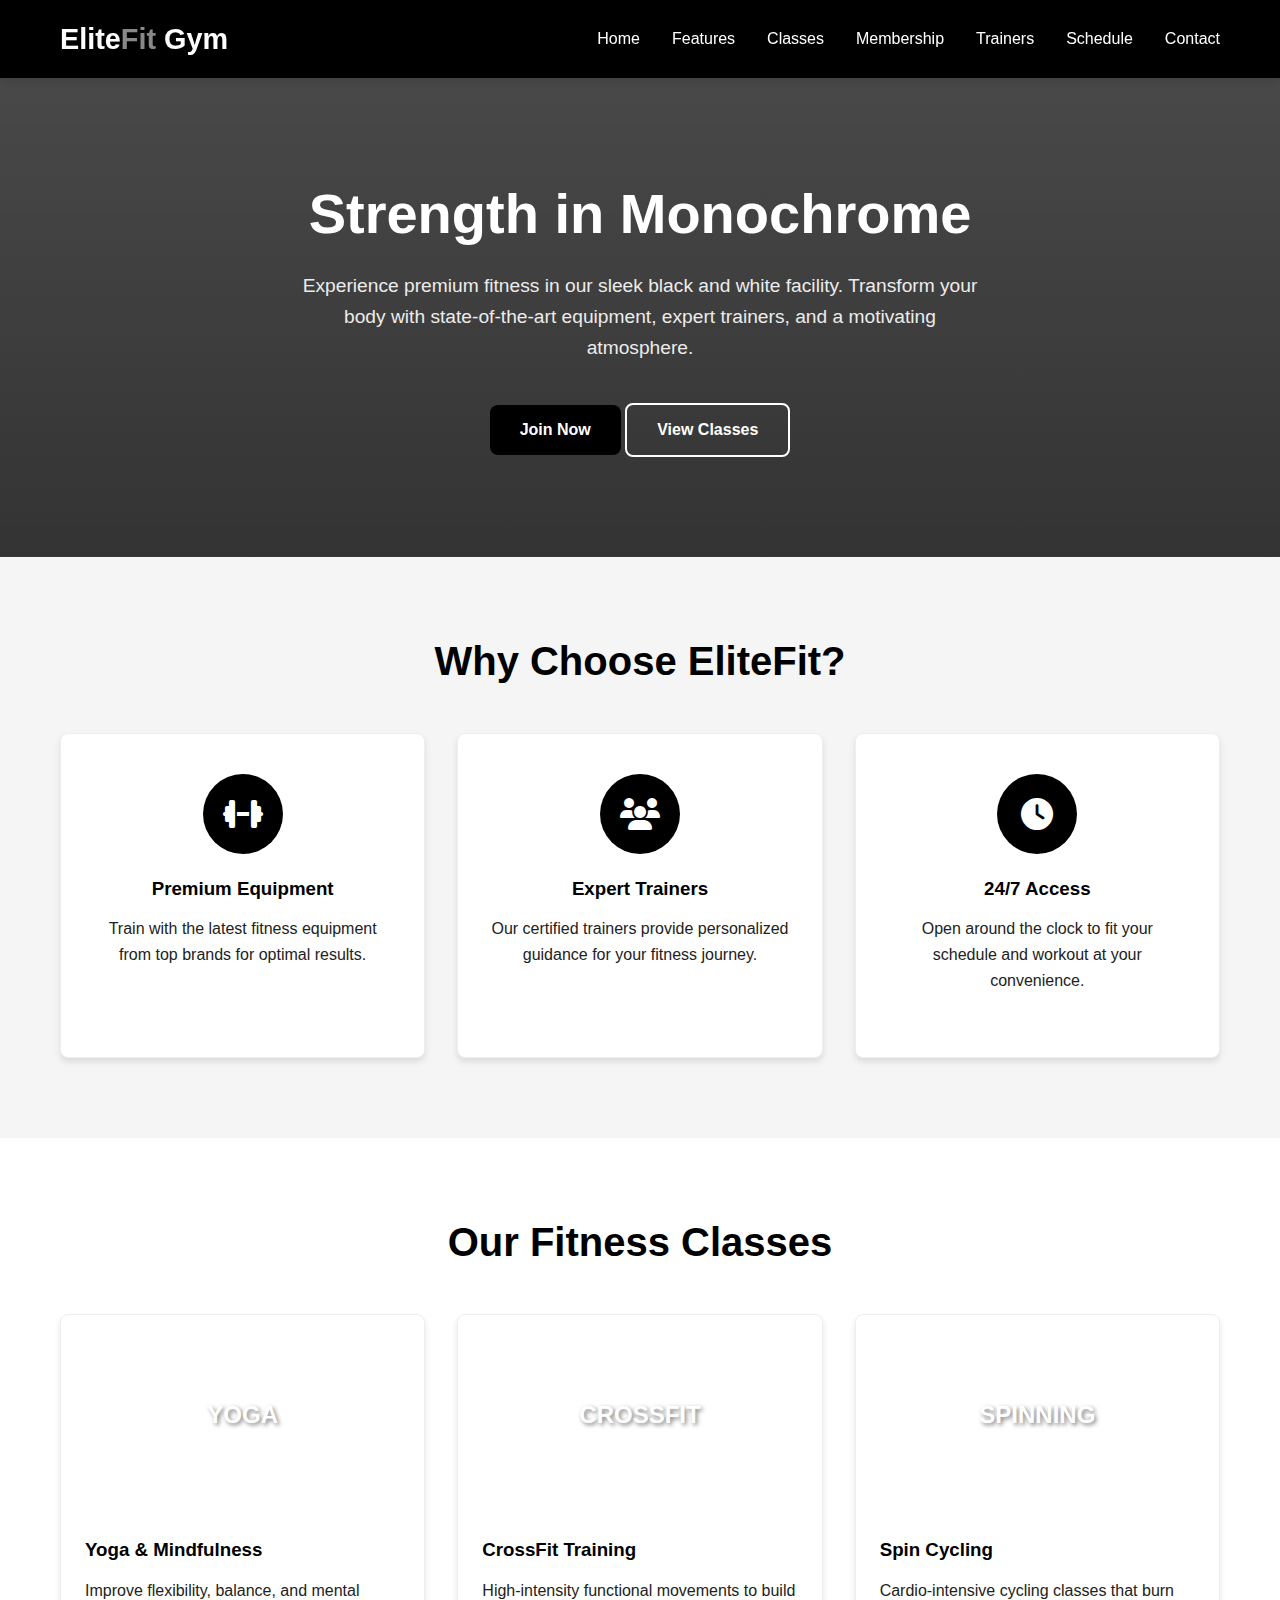
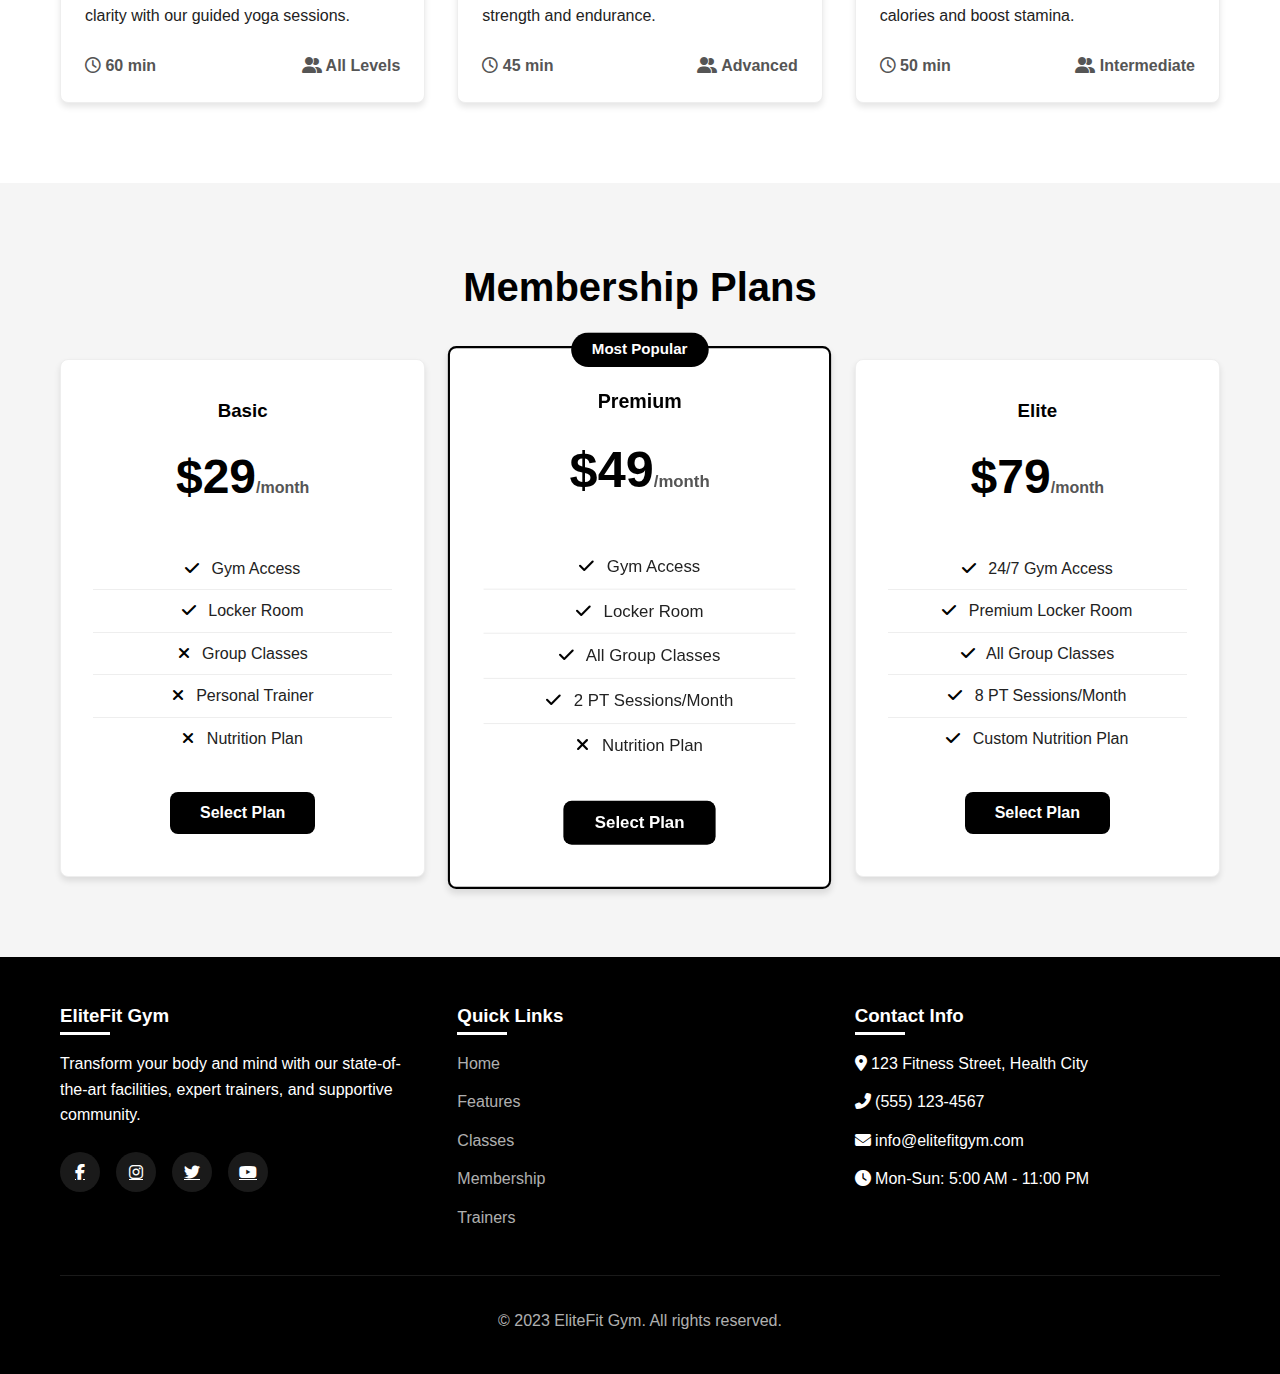
<file: index.html>
<!DOCTYPE html>
<html lang="en">
<head>
    <meta charset="UTF-8">
    <meta name="viewport" content="width=device-width, initial-scale=1.0">
    <title>EliteFit Gym | Black & White Excellence</title>
    <link rel="stylesheet" href="https://cdnjs.cloudflare.com/ajax/libs/font-awesome/6.4.0/css/all.min.css">
    <style>
        /* CSS Variables - Black & White Theme */
        :root {
            --primary: #000000;
            --secondary: #333333;
            --accent: #555555;
            --light: #f5f5f5;
            --white: #ffffff;
            --text: #222222;
            --success: #28a745;
            --radius: 8px;
            --shadow: 0 4px 6px rgba(0,0,0,0.1);
            --transition: all 0.3s ease;
        }
        
        /* Reset & Base Styles */
        * {
            margin: 0;
            padding: 0;
            box-sizing: border-box;
        }
        
        html {
            scroll-behavior: smooth;
        }
        
        body {
            font-family: 'Segoe UI', Tahoma, Geneva, Verdana, sans-serif;
            line-height: 1.6;
            color: var(--text);
            background: var(--white);
            overflow-x: hidden;
        }
        
        .container {
            max-width: 1200px;
            margin: 0 auto;
            padding: 0 20px;
        }
        
        section {
            padding: 80px 0;
        }
        
        h1, h2, h3, h4 {
            color: var(--primary);
            margin-bottom: 1rem;
            line-height: 1.2;
        }
        
        h1 {
            font-size: 3.5rem;
        }
        
        h2 {
            font-size: 2.5rem;
            text-align: center;
            margin-bottom: 3rem;
        }
        
        p {
            margin-bottom: 1.5rem;
        }
        
        .btn {
            display: inline-block;
            padding: 12px 30px;
            background: var(--primary);
            color: var(--white);
            text-decoration: none;
            border-radius: var(--radius);
            font-weight: 600;
            transition: var(--transition);
            border: none;
            cursor: pointer;
            font-size: 1rem;
        }
        
        .btn:hover {
            background: var(--secondary);
            transform: translateY(-3px);
            box-shadow: 0 10px 20px rgba(0, 0, 0, 0.2);
        }
        
        .btn-secondary {
            background: transparent;
            border: 2px solid var(--white);
            color: var(--white);
        }
        
        .btn-secondary:hover {
            background: var(--white);
            color: var(--primary);
        }
        
        /* Header & Navigation */
        header {
            background: var(--primary);
            color: var(--white);
            padding: 1rem 0;
            position: fixed;
            width: 100%;
            top: 0;
            z-index: 1000;
            box-shadow: var(--shadow);
        }
        
        .nav-container {
            display: flex;
            justify-content: space-between;
            align-items: center;
        }
        
        .logo {
            font-size: 1.8rem;
            font-weight: 800;
            color: var(--white);
            text-decoration: none;
        }
        
        .logo span {
            color: #888;
        }
        
        .nav-links {
            display: flex;
            list-style: none;
            gap: 2rem;
        }
        
        .nav-links a {
            color: var(--white);
            text-decoration: none;
            font-weight: 500;
            transition: var(--transition);
        }
        
        .nav-links a:hover {
            color: #ccc;
        }
        
        .mobile-menu {
            display: none;
            font-size: 1.5rem;
            background: none;
            border: none;
            color: var(--white);
            cursor: pointer;
        }
        
        /* Hero Section */
        .hero {
            background: linear-gradient(rgba(0, 0, 0, 0.7), rgba(0, 0, 0, 0.8)), url('https://images.unsplash.com/photo-1534438327276-14e5300c3a48?ixlib=rb-4.0.3&auto=format&fit=crop&w=1200&q=80');
            background-size: cover;
            background-position: center;
            color: var(--white);
            padding: 180px 0 100px;
            text-align: center;
        }
        
        .hero h1 {
            color: var(--white);
            margin-bottom: 1.5rem;
        }
        
        .hero p {
            font-size: 1.2rem;
            max-width: 700px;
            margin: 0 auto 2.5rem;
            opacity: 0.9;
        }
        
        /* Features Section */
        .features {
            background: var(--light);
        }
        
        .features-grid {
            display: grid;
            grid-template-columns: repeat(auto-fit, minmax(300px, 1fr));
            gap: 2rem;
        }
        
        .feature-card {
            background: var(--white);
            padding: 2.5rem 2rem;
            border-radius: var(--radius);
            box-shadow: var(--shadow);
            text-align: center;
            transition: var(--transition);
            border: 1px solid #eee;
        }
        
        .feature-card:hover {
            transform: translateY(-10px);
            box-shadow: 0 15px 30px rgba(0, 0, 0, 0.1);
        }
        
        .feature-icon {
            width: 80px;
            height: 80px;
            background: var(--primary);
            border-radius: 50%;
            display: flex;
            align-items: center;
            justify-content: center;
            margin: 0 auto 1.5rem;
            color: var(--white);
            font-size: 2rem;
        }
        
        /* Classes Section */
        .classes-grid {
            display: grid;
            grid-template-columns: repeat(auto-fit, minmax(300px, 1fr));
            gap: 2rem;
        }
        
        .class-card {
            background: var(--white);
            border-radius: var(--radius);
            overflow: hidden;
            box-shadow: var(--shadow);
            transition: var(--transition);
            border: 1px solid #eee;
        }
        
        .class-card:hover {
            transform: translateY(-5px);
            box-shadow: 0 15px 30px rgba(0, 0, 0, 0.15);
        }
        
        .class-img {
            height: 200px;
            background-size: cover;
            background-position: center;
            display: flex;
            align-items: center;
            justify-content: center;
            color: var(--white);
            font-size: 1.5rem;
            font-weight: bold;
            text-shadow: 2px 2px 4px rgba(0,0,0,0.5);
        }
        
        .yoga-img {
            background-image: url('https://images.unsplash.com/photo-1544367567-0f2fcb009e0b?ixlib=rb-4.0.3&auto=format&fit=crop&w=800&q=80');
        }
        
        .crossfit-img {
            background-image: url('https://images.unsplash.com/photo-1571019613454-1cb2f99b2d8b?ixlib=rb-4.0.3&auto=format&fit=crop&w=800&q=80');
        }
        
        .spinning-img {
            background-image: url('https://images.unsplash.com/photo-1517344884509-a0c97ec11bcc?ixlib=rb-4.0.3&auto=format&fit=crop&w=800&q=80');
        }
        
        .class-content {
            padding: 1.5rem;
        }
        
        .class-meta {
            display: flex;
            justify-content: space-between;
            margin-top: 1rem;
            color: var(--accent);
            font-weight: 600;
        }
        
        /* Membership Section */
        .membership {
            background: var(--light);
        }
        
        .membership-grid {
            display: grid;
            grid-template-columns: repeat(auto-fit, minmax(300px, 1fr));
            gap: 2rem;
        }
        
        .membership-card {
            background: var(--white);
            padding: 2.5rem 2rem;
            border-radius: var(--radius);
            box-shadow: var(--shadow);
            text-align: center;
            transition: var(--transition);
            position: relative;
            border: 1px solid #eee;
        }
        
        .membership-card.popular {
            border: 2px solid var(--primary);
            transform: scale(1.05);
        }
        
        .popular-badge {
            position: absolute;
            top: -15px;
            left: 50%;
            transform: translateX(-50%);
            background: var(--primary);
            color: var(--white);
            padding: 5px 20px;
            border-radius: 20px;
            font-size: 0.9rem;
            font-weight: 600;
        }
        
        .price {
            font-size: 3rem;
            font-weight: 700;
            color: var(--primary);
            margin: 1rem 0;
        }
        
        .price span {
            font-size: 1rem;
            color: var(--accent);
        }
        
        .membership-features {
            list-style: none;
            margin: 2rem 0;
        }
        
        .membership-features li {
            padding: 0.5rem 0;
            border-bottom: 1px solid #eee;
        }
        
        .membership-features li:last-child {
            border-bottom: none;
        }
        
        .membership-features li i {
            color: var(--primary);
            margin-right: 0.5rem;
        }
        
        /* Payment Popup Styles */
        .payment-popup {
            display: none;
            position: fixed;
            top: 0;
            left: 0;
            width: 100%;
            height: 100%;
            background: rgba(0, 0, 0, 0.8);
            z-index: 2000;
            align-items: center;
            justify-content: center;
        }
        
        .payment-container {
            background: var(--white);
            border-radius: var(--radius);
            box-shadow: var(--shadow);
            width: 90%;
            max-width: 500px;
            overflow: hidden;
            animation: popupSlide 0.3s ease;
        }
        
        @keyframes popupSlide {
            from {
                transform: translateY(-50px);
                opacity: 0;
            }
            to {
                transform: translateY(0);
                opacity: 1;
            }
        }
        
        .payment-header {
            background: var(--primary);
            color: var(--white);
            padding: 1.5rem;
            text-align: center;
            position: relative;
        }
        
        .close-popup {
            position: absolute;
            right: 15px;
            top: 15px;
            background: none;
            border: none;
            color: var(--white);
            font-size: 1.5rem;
            cursor: pointer;
        }
        
        .payment-body {
            padding: 2rem;
        }
        
        .form-group {
            margin-bottom: 1.5rem;
        }
        
        label {
            display: block;
            margin-bottom: 0.5rem;
            font-weight: 500;
        }
        
        input, select {
            width: 100%;
            padding: 12px;
            border: 1px solid #ddd;
            border-radius: var(--radius);
            font-size: 1rem;
            transition: var(--transition);
        }
        
        input:focus, select:focus {
            outline: none;
            border-color: var(--primary);
            box-shadow: 0 0 0 2px rgba(0,0,0,0.1);
        }
        
        .card-input-container {
            position: relative;
        }
        
        .card-icons {
            position: absolute;
            right: 10px;
            top: 50%;
            transform: translateY(-50%);
            display: flex;
            gap: 5px;
        }
        
        .card-icon {
            width: 40px;
            height: 25px;
            background: #f0f0f0;
            border-radius: 3px;
            display: flex;
            align-items: center;
            justify-content: center;
            font-size: 0.8rem;
            color: #666;
        }
        
        .row {
            display: flex;
            gap: 1rem;
        }
        
        .row .form-group {
            flex: 1;
        }
        
        .payment-methods {
            display: flex;
            gap: 1rem;
            margin-bottom: 1.5rem;
        }
        
        .payment-method {
            flex: 1;
            text-align: center;
            padding: 1rem;
            border: 2px solid #ddd;
            border-radius: var(--radius);
            cursor: pointer;
            transition: var(--transition);
        }
        
        .payment-method.active {
            border-color: var(--primary);
            background: #f8f9fa;
        }
        
        .payment-method i {
            font-size: 2rem;
            margin-bottom: 0.5rem;
            color: var(--primary);
        }
        
        .security-notice {
            background: #e7f3ff;
            border: 1px solid #b3d9ff;
            border-radius: var(--radius);
            padding: 1rem;
            margin-top: 1.5rem;
            text-align: center;
            font-size: 0.9rem;
        }
        
        .security-notice i {
            color: var(--primary);
            margin-right: 0.5rem;
        }
        
        .order-summary {
            background: #f8f9fa;
            border-radius: var(--radius);
            padding: 1.5rem;
            margin-bottom: 1.5rem;
        }
        
        .summary-item {
            display: flex;
            justify-content: space-between;
            margin-bottom: 0.5rem;
        }
        
        .summary-total {
            border-top: 1px solid #ddd;
            padding-top: 0.5rem;
            margin-top: 0.5rem;
            font-weight: 600;
            font-size: 1.1rem;
        }
        
        .loading {
            display: none;
            text-align: center;
            padding: 2rem;
        }
        
        .spinner {
            border: 4px solid #f3f3f3;
            border-top: 4px solid var(--primary);
            border-radius: 50%;
            width: 40px;
            height: 40px;
            animation: spin 1s linear infinite;
            margin: 0 auto 1rem;
        }
        
        @keyframes spin {
            0% { transform: rotate(0deg); }
            100% { transform: rotate(360deg); }
        }
        
        .success-message {
            display: none;
            text-align: center;
            padding: 2rem;
            color: var(--success);
        }
        
        .success-message i {
            font-size: 4rem;
            margin-bottom: 1rem;
            animation: checkmark 0.5s ease-in-out;
        }
        
        @keyframes checkmark {
            0% {
                transform: scale(0);
                opacity: 0;
            }
            50% {
                transform: scale(1.2);
            }
            100% {
                transform: scale(1);
                opacity: 1;
            }
        }
        
        .success-message h3 {
            color: var(--success);
            font-size: 1.8rem;
            margin-bottom: 1rem;
        }
        
        .success-details {
            background: #f8f9fa;
            border-radius: var(--radius);
            padding: 1.5rem;
            margin: 1.5rem 0;
            text-align: left;
        }
        
        .success-details p {
            margin-bottom: 0.5rem;
            display: flex;
            justify-content: space-between;
        }
        
        .success-details .label {
            font-weight: 600;
            color: var(--primary);
        }
        
        /* Footer */
        footer {
            background: var(--primary);
            color: var(--white);
            padding: 3rem 0 1rem;
        }
        
        .footer-content {
            display: grid;
            grid-template-columns: repeat(auto-fit, minmax(250px, 1fr));
            gap: 2rem;
            margin-bottom: 2rem;
        }
        
        .footer-column h3 {
            color: var(--white);
            margin-bottom: 1.5rem;
            position: relative;
        }
        
        .footer-column h3::after {
            content: '';
            position: absolute;
            left: 0;
            bottom: -8px;
            width: 50px;
            height: 3px;
            background: var(--white);
        }
        
        .footer-links {
            list-style: none;
        }
        
        .footer-links li {
            margin-bottom: 0.8rem;
        }
        
        .footer-links a {
            color: rgba(255,255,255,0.7);
            text-decoration: none;
            transition: var(--transition);
        }
        
        .footer-links a:hover {
            color: var(--white);
            padding-left: 5px;
        }
        
        .social-links {
            display: flex;
            gap: 1rem;
            margin-top: 1.5rem;
        }
        
        .social-links a {
            display: flex;
            align-items: center;
            justify-content: center;
            width: 40px;
            height: 40px;
            background: rgba(255,255,255,0.1);
            border-radius: 50%;
            color: var(--white);
            transition: var(--transition);
        }
        
        .social-links a:hover {
            background: var(--white);
            color: var(--primary);
            transform: translateY(-3px);
        }
        
        .copyright {
            text-align: center;
            padding-top: 2rem;
            border-top: 1px solid rgba(255,255,255,0.1);
            color: rgba(255,255,255,0.7);
        }
        
        /* Responsive Design */
        @media (max-width: 768px) {
            h1 {
                font-size: 2.5rem;
            }
            
            h2 {
                font-size: 2rem;
            }
            
            .nav-links {
                display: none;
            }
            
            .mobile-menu {
                display: block;
            }
            
            .hero {
                padding: 150px 0 80px;
            }
            
            .membership-card.popular {
                transform: scale(1);
            }
            
            .payment-methods {
                flex-direction: column;
            }
            
            .row {
                flex-direction: column;
            }
        }
    </style>
</head>
<body>
    <!-- Header -->
    <header>
        <div class="container nav-container">
            <a href="#" class="logo">Elite<span>Fit</span> Gym</a>
            <ul class="nav-links">
                <li><a href="#home">Home</a></li>
                <li><a href="#features">Features</a></li>
                <li><a href="#classes">Classes</a></li>
                <li><a href="#membership">Membership</a></li>
                <li><a href="#trainers">Trainers</a></li>
                <li><a href="#schedule">Schedule</a></li>
                <li><a href="#contact">Contact</a></li>
            </ul>
            <button class="mobile-menu">
                <i class="fas fa-bars"></i>
            </button>
        </div>
    </header>

    <!-- Hero Section -->
    <section class="hero" id="home">
        <div class="container">
            <h1>Strength in Monochrome</h1>
            <p>Experience premium fitness in our sleek black and white facility. Transform your body with state-of-the-art equipment, expert trainers, and a motivating atmosphere.</p>
            <div class="hero-buttons">
                <a href="#membership" class="btn">Join Now</a>
                <a href="#classes" class="btn btn-secondary">View Classes</a>
            </div>
        </div>
    </section>

    <!-- Features Section -->
    <section class="features" id="features">
        <div class="container">
            <h2>Why Choose EliteFit?</h2>
            <div class="features-grid">
                <div class="feature-card">
                    <div class="feature-icon">
                        <i class="fas fa-dumbbell"></i>
                    </div>
                    <h3>Premium Equipment</h3>
                    <p>Train with the latest fitness equipment from top brands for optimal results.</p>
                </div>
                <div class="feature-card">
                    <div class="feature-icon">
                        <i class="fas fa-users"></i>
                    </div>
                    <h3>Expert Trainers</h3>
                    <p>Our certified trainers provide personalized guidance for your fitness journey.</p>
                </div>
                <div class="feature-card">
                    <div class="feature-icon">
                        <i class="fas fa-clock"></i>
                    </div>
                    <h3>24/7 Access</h3>
                    <p>Open around the clock to fit your schedule and workout at your convenience.</p>
                </div>
            </div>
        </div>
    </section>

    <!-- Classes Section -->
    <section class="classes" id="classes">
        <div class="container">
            <h2>Our Fitness Classes</h2>
            <div class="classes-grid">
                <div class="class-card">
                    <div class="class-img yoga-img">YOGA</div>
                    <div class="class-content">
                        <h3>Yoga & Mindfulness</h3>
                        <p>Improve flexibility, balance, and mental clarity with our guided yoga sessions.</p>
                        <div class="class-meta">
                            <span><i class="far fa-clock"></i> 60 min</span>
                            <span><i class="fas fa-user-friends"></i> All Levels</span>
                        </div>
                    </div>
                </div>
                <div class="class-card">
                    <div class="class-img crossfit-img">CROSSFIT</div>
                    <div class="class-content">
                        <h3>CrossFit Training</h3>
                        <p>High-intensity functional movements to build strength and endurance.</p>
                        <div class="class-meta">
                            <span><i class="far fa-clock"></i> 45 min</span>
                            <span><i class="fas fa-user-friends"></i> Advanced</span>
                        </div>
                    </div>
                </div>
                <div class="class-card">
                    <div class="class-img spinning-img">SPINNING</div>
                    <div class="class-content">
                        <h3>Spin Cycling</h3>
                        <p>Cardio-intensive cycling classes that burn calories and boost stamina.</p>
                        <div class="class-meta">
                            <span><i class="far fa-clock"></i> 50 min</span>
                            <span><i class="fas fa-user-friends"></i> Intermediate</span>
                        </div>
                    </div>
                </div>
            </div>
        </div>
    </section>

    <!-- Membership Section -->
    <section class="membership" id="membership">
        <div class="container">
            <h2>Membership Plans</h2>
            <div class="membership-grid">
                <div class="membership-card">
                    <h3>Basic</h3>
                    <div class="price">$29<span>/month</span></div>
                    <ul class="membership-features">
                        <li><i class="fas fa-check"></i> Gym Access</li>
                        <li><i class="fas fa-check"></i> Locker Room</li>
                        <li><i class="fas fa-times"></i> Group Classes</li>
                        <li><i class="fas fa-times"></i> Personal Trainer</li>
                        <li><i class="fas fa-times"></i> Nutrition Plan</li>
                    </ul>
                    <button class="btn select-plan" data-plan="Basic" data-price="29">Select Plan</button>
                </div>
                <div class="membership-card popular">
                    <div class="popular-badge">Most Popular</div>
                    <h3>Premium</h3>
                    <div class="price">$49<span>/month</span></div>
                    <ul class="membership-features">
                        <li><i class="fas fa-check"></i> Gym Access</li>
                        <li><i class="fas fa-check"></i> Locker Room</li>
                        <li><i class="fas fa-check"></i> All Group Classes</li>
                        <li><i class="fas fa-check"></i> 2 PT Sessions/Month</li>
                        <li><i class="fas fa-times"></i> Nutrition Plan</li>
                    </ul>
                    <button class="btn select-plan" data-plan="Premium" data-price="49">Select Plan</button>
                </div>
                <div class="membership-card">
                    <h3>Elite</h3>
                    <div class="price">$79<span>/month</span></div>
                    <ul class="membership-features">
                        <li><i class="fas fa-check"></i> 24/7 Gym Access</li>
                        <li><i class="fas fa-check"></i> Premium Locker Room</li>
                        <li><i class="fas fa-check"></i> All Group Classes</li>
                        <li><i class="fas fa-check"></i> 8 PT Sessions/Month</li>
                        <li><i class="fas fa-check"></i> Custom Nutrition Plan</li>
                    </ul>
                    <button class="btn select-plan" data-plan="Elite" data-price="79">Select Plan</button>
                </div>
            </div>
        </div>
    </section>

    <!-- Footer -->
    <footer>
        <div class="container">
            <div class="footer-content">
                <div class="footer-column">
                    <h3>EliteFit Gym</h3>
                    <p>Transform your body and mind with our state-of-the-art facilities, expert trainers, and supportive community.</p>
                    <div class="social-links">
                        <a href="#"><i class="fab fa-facebook-f"></i></a>
                        <a href="#"><i class="fab fa-instagram"></i></a>
                        <a href="#"><i class="fab fa-twitter"></i></a>
                        <a href="#"><i class="fab fa-youtube"></i></a>
                    </div>
                </div>
                <div class="footer-column">
                    <h3>Quick Links</h3>
                    <ul class="footer-links">
                        <li><a href="#home">Home</a></li>
                        <li><a href="#features">Features</a></li>
                        <li><a href="#classes">Classes</a></li>
                        <li><a href="#membership">Membership</a></li>
                        <li><a href="#trainers">Trainers</a></li>
                    </ul>
                </div>
                <div class="footer-column">
                    <h3>Contact Info</h3>
                    <ul class="footer-links">
                        <li><i class="fas fa-map-marker-alt"></i> 123 Fitness Street, Health City</li>
                        <li><i class="fas fa-phone-alt"></i> (555) 123-4567</li>
                        <li><i class="fas fa-envelope"></i> info@elitefitgym.com</li>
                        <li><i class="fas fa-clock"></i> Mon-Sun: 5:00 AM - 11:00 PM</li>
                    </ul>
                </div>
            </div>
            <div class="copyright">
                <p>&copy; 2023 EliteFit Gym. All rights reserved.</p>
            </div>
        </div>
    </footer>

    <!-- Payment Popup -->
    <div class="payment-popup" id="paymentPopup">
        <div class="payment-container">
            <div class="payment-header">
                <h3><i class="fas fa-lock"></i> Secure Payment</h3>
                <p id="selectedPlanText">Complete your membership</p>
                <button class="close-popup" id="closePopup">
                    <i class="fas fa-times"></i>
                </button>
            </div>
            
            <div class="payment-body">
                <!-- Order Summary -->
                <div class="order-summary">
                    <h3>Order Summary</h3>
                    <div class="summary-item">
                        <span id="planName">Premium Membership</span>
                        <span id="planPrice">$49.00</span>
                    </div>
                    <div class="summary-item">
                        <span>Initiation Fee</span>
                        <span>$25.00</span>
                    </div>
                    <div class="summary-item summary-total">
                        <span>Total</span>
                        <span id="totalPrice">$74.00</span>
                    </div>
                </div>
                
                <!-- Payment Methods -->
                <div class="payment-methods">
                    <div class="payment-method active" data-method="card">
                        <i class="far fa-credit-card"></i>
                        <div>Credit Card</div>
                    </div>
                    <div class="payment-method" data-method="paypal">
                        <i class="fab fa-paypal"></i>
                        <div>PayPal</div>
                    </div>
                    <div class="payment-method" data-method="bank">
                        <i class="fas fa-university"></i>
                        <div>Bank Transfer</div>
                    </div>
                </div>
                
                <!-- Credit Card Form -->
                <div id="card-form" class="payment-form">
                    <div class="form-group">
                        <label for="card-number">Card Number</label>
                        <div class="card-input-container">
                            <input type="text" id="card-number" placeholder="1234 5678 9012 3456" maxlength="19">
                            <div class="card-icons">
                                <div class="card-icon">VISA</div>
                                <div class="card-icon">MC</div>
                            </div>
                        </div>
                    </div>
                    
                    <div class="row">
                        <div class="form-group">
                            <label for="expiry-date">Expiry Date</label>
                            <input type="text" id="expiry-date" placeholder="MM/YY" maxlength="5">
                        </div>
                        <div class="form-group">
                            <label for="cvv">CVV</label>
                            <input type="text" id="cvv" placeholder="123" maxlength="3">
                        </div>
                    </div>
                    
                    <div class="form-group">
                        <label for="card-name">Name on Card</label>
                        <input type="text" id="card-name" placeholder="John Doe">
                    </div>
                </div>
                
                <!-- PayPal Form (Hidden by default) -->
                <div id="paypal-form" class="payment-form" style="display: none;">
                    <div class="form-group">
                        <p>You will be redirected to PayPal to complete your payment securely.</p>
                    </div>
                </div>
                
                <!-- Bank Transfer Form (Hidden by default) -->
                <div id="bank-form" class="payment-form" style="display: none;">
                    <div class="form-group">
                        <label>Bank Account Details</label>
                        <div style="background: #f8f9fa; padding: 1rem; border-radius: var(--radius);">
                            <p><strong>Bank:</strong> EliteFit Trust Bank</p>
                            <p><strong>Account:</strong> 123456789</p>
                            <p><strong>Routing:</strong> 021000021</p>
                            <p><strong>Reference:</strong> MEM-[Your Name]</p>
                        </div>
                    </div>
                </div>
                
                <button class="btn" id="pay-button">
                    <i class="fas fa-lock"></i> Complete Payment
                </button>
                
                <div class="security-notice">
                    <i class="fas fa-shield-alt"></i>
                    Your payment information is encrypted and secure
                </div>
            </div>
            
            <!-- Loading State -->
            <div class="loading" id="loading">
                <div class="spinner"></div>
                <h3>Processing Payment...</h3>
                <p>Please don't close this window</p>
            </div>
            
            <!-- Success Message -->
            <div class="success-message" id="success">
                <i class="fas fa-check-circle"></i>
                <h3>Payment Received!</h3>
                <p>Your payment has been successfully processed</p>
                
                <div class="success-details">
                    <p><span class="label">Membership Type:</span> <span id="successPlan">Premium</span></p>
                    <p><span class="label">Amount Paid:</span> <span id="successAmount">$74.00</span></p>
                    <p><span class="label">Transaction ID:</span> <span>TX-987654321</span></p>
                    <p><span class="label">Date:</span> <span id="successDate">Loading...</span></p>
                </div>
                
                <p>Welcome to EliteFit Gym! Your membership is now active.</p>
                <button class="btn btn-success" id="successBtn">
                    Continue to Dashboard
                </button>
            </div>
        </div>
    </div>

    <script>
        // Mobile Menu Toggle
        document.addEventListener('DOMContentLoaded', function() {
            const mobileMenu = document.querySelector('.mobile-menu');
            const navLinks = document.querySelector('.nav-links');
            
            mobileMenu.addEventListener('click', function() {
                navLinks.style.display = navLinks.style.display === 'flex' ? 'none' : 'flex';
            });
            
            // Smooth scrolling for navigation links
            document.querySelectorAll('a[href^="#"]').forEach(anchor => {
                anchor.addEventListener('click', function (e) {
                    e.preventDefault();
                    const target = document.querySelector(this.getAttribute('href'));
                    if (target) {
                        target.scrollIntoView({
                            behavior: 'smooth',
                            block: 'start'
                        });
                    }
                });
            });
            
            // Navbar background on scroll
            window.addEventListener('scroll', function() {
                const header = document.querySelector('header');
                if (window.scrollY > 100) {
                    header.style.background = 'rgba(0, 0, 0, 0.95)';
                    header.style.backdropFilter = 'blur(10px)';
                } else {
                    header.style.background = 'var(--primary)';
                    header.style.backdropFilter = 'none';
                }
            });
            
            // Payment Popup Functionality
            const paymentPopup = document.getElementById('paymentPopup');
            const closePopup = document.getElementById('closePopup');
            const selectPlanButtons = document.querySelectorAll('.select-plan');
            const planName = document.getElementById('planName');
            const planPrice = document.getElementById('planPrice');
            const totalPrice = document.getElementById('totalPrice');
            const selectedPlanText = document.getElementById('selectedPlanText');
            const payButton = document.getElementById('pay-button');
            const loading = document.getElementById('loading');
            const success = document.getElementById('success');
            const successBtn = document.getElementById('successBtn');
            const paymentBody = document.querySelector('.payment-body');
            const successPlan = document.getElementById('successPlan');
            const successAmount = document.getElementById('successAmount');
            const successDate = document.getElementById('successDate');
            
            // Open payment popup when selecting a plan
            selectPlanButtons.forEach(button => {
                button.addEventListener('click', function() {
                    const plan = this.getAttribute('data-plan');
                    const price = this.getAttribute('data-price');
                    const total = parseInt(price) + 25;
                    
                    planName.textContent = `${plan} Membership`;
                    planPrice.textContent = `$${price}.00`;
                    totalPrice.textContent = `$${total}.00`;
                    selectedPlanText.textContent = `Complete your ${plan} Membership`;
                    
                    // Set success message details
                    successPlan.textContent = `${plan} Membership`;
                    successAmount.textContent = `$${total}.00`;
                    
                    paymentPopup.style.display = 'flex';
                    document.body.style.overflow = 'hidden';
                });
            });
            
            // Close payment popup
            closePopup.addEventListener('click', function() {
                paymentPopup.style.display = 'none';
                document.body.style.overflow = 'auto';
                resetPaymentForm();
            });
            
            // Close popup when clicking outside
            paymentPopup.addEventListener('click', function(e) {
                if (e.target === paymentPopup) {
                    paymentPopup.style.display = 'none';
                    document.body.style.overflow = 'auto';
                    resetPaymentForm();
                }
            });
            
            // Payment method selection
            document.querySelectorAll('.payment-method').forEach(method => {
                method.addEventListener('click', function() {
                    // Remove active class from all methods
                    document.querySelectorAll('.payment-method').forEach(m => {
                        m.classList.remove('active');
                    });
                    
                    // Add active class to clicked method
                    this.classList.add('active');
                    
                    // Hide all forms
                    document.querySelectorAll('.payment-form').forEach(form => {
                        form.style.display = 'none';
                    });
                    
                    // Show selected form
                    const methodType = this.getAttribute('data-method');
                    document.getElementById(`${methodType}-form`).style.display = 'block';
                });
            });
            
            // Format card number
            document.getElementById('card-number').addEventListener('input', function(e) {
                let value = e.target.value.replace(/\s+/g, '').replace(/[^0-9]/gi, '');
                let matches = value.match(/\d{4,16}/g);
                let match = matches && matches[0] || '';
                let parts = [];
                
                for (let i = 0; i < match.length; i += 4) {
                    parts.push(match.substring(i, i + 4));
                }
                
                if (parts.length) {
                    e.target.value = parts.join(' ');
                } else {
                    e.target.value = value;
                }
            });
            
            // Format expiry date
            document.getElementById('expiry-date').addEventListener('input', function(e) {
                let value = e.target.value.replace(/\D/g, '');
                if (value.length >= 2) {
                    e.target.value = value.substring(0, 2) + '/' + value.substring(2, 4);
                }
            });
            
            // Payment processing simulation
            payButton.addEventListener('click', function() {
                const activeMethod = document.querySelector('.payment-method.active').getAttribute('data-method');
                
                // Basic validation for card payments
                if (activeMethod === 'card') {
                    const cardNumber = document.getElementById('card-number').value;
                    const expiryDate = document.getElementById('expiry-date').value;
                    const cvv = document.getElementById('cvv').value;
                    const cardName = document.getElementById('card-name').value;
                    
                    if (!cardNumber || !expiryDate || !cvv || !cardName) {
                        alert('Please fill in all card details');
                        return;
                    }
                    
                    if (cardNumber.replace(/\s/g, '').length !== 16) {
                        alert('Please enter a valid 16-digit card number');
                        return;
                    }
                }
                
                // Show loading state
                paymentBody.style.display = 'none';
                loading.style.display = 'block';
                
                // Set current date for success message
                const now = new Date();
                successDate.textContent = now.toLocaleDateString() + ' ' + now.toLocaleTimeString();
                
                // Simulate payment processing
                setTimeout(() => {
                    loading.style.display = 'none';
                    success.style.display = 'block';
                }, 3000);
            });
            
            // Success button
            successBtn.addEventListener('click', function() {
                paymentPopup.style.display = 'none';
                document.body.style.overflow = 'auto';
                resetPaymentForm();
            });
            
            // CVV input restriction
            document.getElementById('cvv').addEventListener('input', function(e) {
                e.target.value = e.target.value.replace(/\D/g, '').substring(0, 3);
            });
            
            // Reset payment form function
            function resetPaymentForm() {
                paymentBody.style.display = 'block';
                loading.style.display = 'none';
                success.style.display = 'none';
                document.getElementById('card-number').value = '';
                document.getElementById('expiry-date').value = '';
                document.getElementById('cvv').value = '';
                document.getElementById('card-name').value = '';
                
                // Reset to credit card payment method
                document.querySelectorAll('.payment-method').forEach(m => {
                    m.classList.remove('active');
                });
                document.querySelector('.payment-method[data-method="card"]').classList.add('active');
                document.querySelectorAll('.payment-form').forEach(form => {
                    form.style.display = 'none';
                });
                document.getElementById('card-form').style.display = 'block';
            }
        });
    </script>
</body>
</html>
</file>
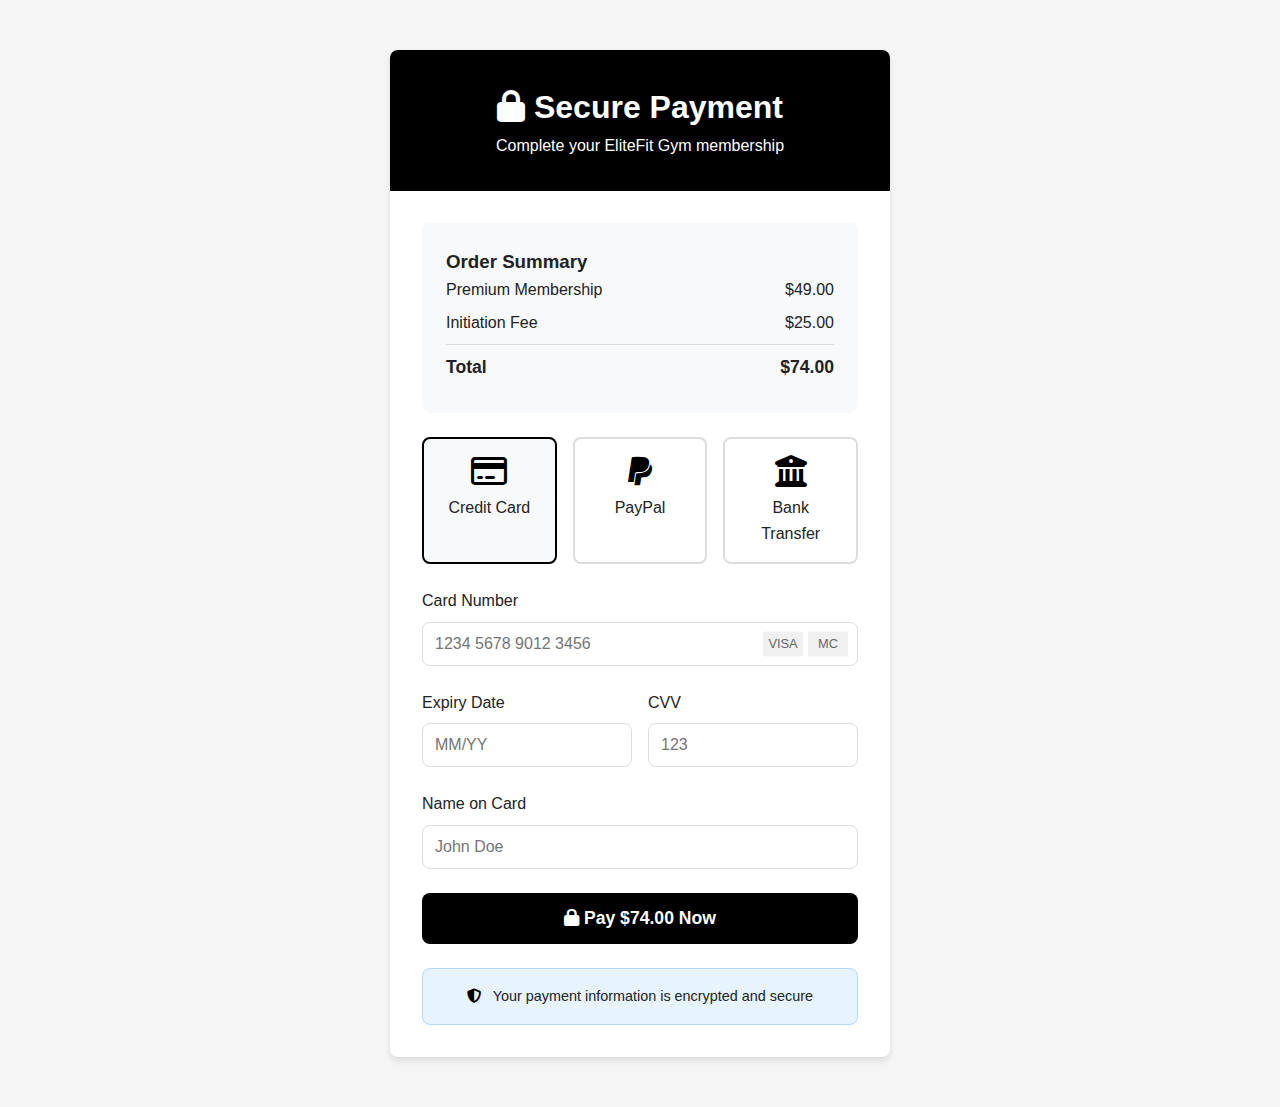
<file: payment.html>
<!DOCTYPE html>
<html lang="en">
<head>
    <meta charset="UTF-8">
    <meta name="viewport" content="width=device-width, initial-scale=1.0">
    <title>EliteFit Gym | Secure Payment</title>
    <link rel="stylesheet" href="https://cdnjs.cloudflare.com/ajax/libs/font-awesome/6.4.0/css/all.min.css">
    <style>
        :root {
            --primary: #000000;
            --secondary: #333333;
            --accent: #555555;
            --light: #f5f5f5;
            --white: #ffffff;
            --text: #222222;
            --success: #28a745;
            --warning: #ffc107;
            --danger: #dc3545;
            --radius: 8px;
            --shadow: 0 4px 6px rgba(0,0,0,0.1);
            --transition: all 0.3s ease;
        }
        
        * {
            margin: 0;
            padding: 0;
            box-sizing: border-box;
        }
        
        body {
            font-family: 'Segoe UI', Tahoma, Geneva, Verdana, sans-serif;
            line-height: 1.6;
            color: var(--text);
            background: var(--light);
        }
        
        .container {
            max-width: 1200px;
            margin: 0 auto;
            padding: 0 20px;
        }
        
        .payment-container {
            max-width: 500px;
            margin: 50px auto;
            background: var(--white);
            border-radius: var(--radius);
            box-shadow: var(--shadow);
            overflow: hidden;
        }
        
        .payment-header {
            background: var(--primary);
            color: var(--white);
            padding: 2rem;
            text-align: center;
        }
        
        .payment-body {
            padding: 2rem;
        }
        
        .form-group {
            margin-bottom: 1.5rem;
        }
        
        label {
            display: block;
            margin-bottom: 0.5rem;
            font-weight: 500;
        }
        
        input, select {
            width: 100%;
            padding: 12px;
            border: 1px solid #ddd;
            border-radius: var(--radius);
            font-size: 1rem;
            transition: var(--transition);
        }
        
        input:focus, select:focus {
            outline: none;
            border-color: var(--primary);
            box-shadow: 0 0 0 2px rgba(0,0,0,0.1);
        }
        
        .card-input-container {
            position: relative;
        }
        
        .card-icons {
            position: absolute;
            right: 10px;
            top: 50%;
            transform: translateY(-50%);
            display: flex;
            gap: 5px;
        }
        
        .card-icon {
            width: 40px;
            height: 25px;
            background: #f0f0f0;
            border-radius: 3px;
            display: flex;
            align-items: center;
            justify-content: center;
            font-size: 0.8rem;
            color: #666;
        }
        
        .row {
            display: flex;
            gap: 1rem;
        }
        
        .row .form-group {
            flex: 1;
        }
        
        .payment-methods {
            display: flex;
            gap: 1rem;
            margin-bottom: 1.5rem;
        }
        
        .payment-method {
            flex: 1;
            text-align: center;
            padding: 1rem;
            border: 2px solid #ddd;
            border-radius: var(--radius);
            cursor: pointer;
            transition: var(--transition);
        }
        
        .payment-method.active {
            border-color: var(--primary);
            background: #f8f9fa;
        }
        
        .payment-method i {
            font-size: 2rem;
            margin-bottom: 0.5rem;
            color: var(--primary);
        }
        
        .btn {
            display: block;
            width: 100%;
            padding: 15px;
            background: var(--primary);
            color: var(--white);
            border: none;
            border-radius: var(--radius);
            font-size: 1.1rem;
            font-weight: 600;
            cursor: pointer;
            transition: var(--transition);
        }
        
        .btn:hover {
            background: var(--secondary);
        }
        
        .btn-success {
            background: var(--success);
        }
        
        .btn-success:hover {
            background: #218838;
        }
        
        .security-notice {
            background: #e7f3ff;
            border: 1px solid #b3d9ff;
            border-radius: var(--radius);
            padding: 1rem;
            margin-top: 1.5rem;
            text-align: center;
            font-size: 0.9rem;
        }
        
        .security-notice i {
            color: var(--primary);
            margin-right: 0.5rem;
        }
        
        .order-summary {
            background: #f8f9fa;
            border-radius: var(--radius);
            padding: 1.5rem;
            margin-bottom: 1.5rem;
        }
        
        .summary-item {
            display: flex;
            justify-content: space-between;
            margin-bottom: 0.5rem;
        }
        
        .summary-total {
            border-top: 1px solid #ddd;
            padding-top: 0.5rem;
            margin-top: 0.5rem;
            font-weight: 600;
            font-size: 1.1rem;
        }
        
        .loading {
            display: none;
            text-align: center;
            padding: 2rem;
        }
        
        .spinner {
            border: 4px solid #f3f3f3;
            border-top: 4px solid var(--primary);
            border-radius: 50%;
            width: 40px;
            height: 40px;
            animation: spin 1s linear infinite;
            margin: 0 auto 1rem;
        }
        
        @keyframes spin {
            0% { transform: rotate(0deg); }
            100% { transform: rotate(360deg); }
        }
        
        .success-message {
            display: none;
            text-align: center;
            padding: 2rem;
            color: var(--success);
        }
        
        .success-message i {
            font-size: 3rem;
            margin-bottom: 1rem;
        }
    </style>
</head>
<body>
    <div class="container">
        <div class="payment-container">
            <div class="payment-header">
                <h1><i class="fas fa-lock"></i> Secure Payment</h1>
                <p>Complete your EliteFit Gym membership</p>
            </div>
            
            <div class="payment-body">
                <!-- Order Summary -->
                <div class="order-summary">
                    <h3>Order Summary</h3>
                    <div class="summary-item">
                        <span>Premium Membership</span>
                        <span>$49.00</span>
                    </div>
                    <div class="summary-item">
                        <span>Initiation Fee</span>
                        <span>$25.00</span>
                    </div>
                    <div class="summary-item summary-total">
                        <span>Total</span>
                        <span>$74.00</span>
                    </div>
                </div>
                
                <!-- Payment Methods -->
                <div class="payment-methods">
                    <div class="payment-method active" data-method="card">
                        <i class="far fa-credit-card"></i>
                        <div>Credit Card</div>
                    </div>
                    <div class="payment-method" data-method="paypal">
                        <i class="fab fa-paypal"></i>
                        <div>PayPal</div>
                    </div>
                    <div class="payment-method" data-method="bank">
                        <i class="fas fa-university"></i>
                        <div>Bank Transfer</div>
                    </div>
                </div>
                
                <!-- Credit Card Form -->
                <div id="card-form" class="payment-form">
                    <div class="form-group">
                        <label for="card-number">Card Number</label>
                        <div class="card-input-container">
                            <input type="text" id="card-number" placeholder="1234 5678 9012 3456" maxlength="19">
                            <div class="card-icons">
                                <div class="card-icon">VISA</div>
                                <div class="card-icon">MC</div>
                            </div>
                        </div>
                    </div>
                    
                    <div class="row">
                        <div class="form-group">
                            <label for="expiry-date">Expiry Date</label>
                            <input type="text" id="expiry-date" placeholder="MM/YY" maxlength="5">
                        </div>
                        <div class="form-group">
                            <label for="cvv">CVV</label>
                            <input type="text" id="cvv" placeholder="123" maxlength="3">
                        </div>
                    </div>
                    
                    <div class="form-group">
                        <label for="card-name">Name on Card</label>
                        <input type="text" id="card-name" placeholder="John Doe">
                    </div>
                </div>
                
                <!-- PayPal Form (Hidden by default) -->
                <div id="paypal-form" class="payment-form" style="display: none;">
                    <div class="form-group">
                        <p>You will be redirected to PayPal to complete your payment securely.</p>
                    </div>
                </div>
                
                <!-- Bank Transfer Form (Hidden by default) -->
                <div id="bank-form" class="payment-form" style="display: none;">
                    <div class="form-group">
                        <label>Bank Account Details</label>
                        <div style="background: #f8f9fa; padding: 1rem; border-radius: var(--radius);">
                            <p><strong>Bank:</strong> EliteFit Trust Bank</p>
                            <p><strong>Account:</strong> 123456789</p>
                            <p><strong>Routing:</strong> 021000021</p>
                            <p><strong>Reference:</strong> MEM-[Your Name]</p>
                        </div>
                    </div>
                </div>
                
                <button class="btn" id="pay-button">
                    <i class="fas fa-lock"></i> Pay $74.00 Now
                </button>
                
                <div class="security-notice">
                    <i class="fas fa-shield-alt"></i>
                    Your payment information is encrypted and secure
                </div>
            </div>
            
            <!-- Loading State -->
            <div class="loading" id="loading">
                <div class="spinner"></div>
                <h3>Processing Payment...</h3>
                <p>Please don't close this window</p>
            </div>
            
            <!-- Success Message -->
            <div class="success-message" id="success">
                <i class="fas fa-check-circle"></i>
                <h3>Payment Successful!</h3>
                <p>Your EliteFit Gym membership has been activated</p>
                <p>Welcome to the family!</p>
                <button class="btn btn-success" onclick="window.location.href='#'">
                    Continue to Dashboard
                </button>
            </div>
        </div>
    </div>

    <script>
        // Payment method selection
        document.querySelectorAll('.payment-method').forEach(method => {
            method.addEventListener('click', function() {
                // Remove active class from all methods
                document.querySelectorAll('.payment-method').forEach(m => {
                    m.classList.remove('active');
                });
                
                // Add active class to clicked method
                this.classList.add('active');
                
                // Hide all forms
                document.querySelectorAll('.payment-form').forEach(form => {
                    form.style.display = 'none';
                });
                
                // Show selected form
                const methodType = this.getAttribute('data-method');
                document.getElementById(`${methodType}-form`).style.display = 'block';
            });
        });
        
        // Format card number
        document.getElementById('card-number').addEventListener('input', function(e) {
            let value = e.target.value.replace(/\s+/g, '').replace(/[^0-9]/gi, '');
            let matches = value.match(/\d{4,16}/g);
            let match = matches && matches[0] || '';
            let parts = [];
            
            for (let i = 0; i < match.length; i += 4) {
                parts.push(match.substring(i, i + 4));
            }
            
            if (parts.length) {
                e.target.value = parts.join(' ');
            } else {
                e.target.value = value;
            }
        });
        
        // Format expiry date
        document.getElementById('expiry-date').addEventListener('input', function(e) {
            let value = e.target.value.replace(/\D/g, '');
            if (value.length >= 2) {
                e.target.value = value.substring(0, 2) + '/' + value.substring(2, 4);
            }
        });
        
        // Payment processing simulation
        document.getElementById('pay-button').addEventListener('click', function() {
            const activeMethod = document.querySelector('.payment-method.active').getAttribute('data-method');
            const paymentBody = document.querySelector('.payment-body');
            const loading = document.getElementById('loading');
            const success = document.getElementById('success');
            
            // Basic validation for card payments
            if (activeMethod === 'card') {
                const cardNumber = document.getElementById('card-number').value;
                const expiryDate = document.getElementById('expiry-date').value;
                const cvv = document.getElementById('cvv').value;
                const cardName = document.getElementById('card-name').value;
                
                if (!cardNumber || !expiryDate || !cvv || !cardName) {
                    alert('Please fill in all card details');
                    return;
                }
                
                if (cardNumber.replace(/\s/g, '').length !== 16) {
                    alert('Please enter a valid 16-digit card number');
                    return;
                }
            }
            
            // Show loading state
            paymentBody.style.display = 'none';
            loading.style.display = 'block';
            
            // Simulate payment processing
            setTimeout(() => {
                loading.style.display = 'none';
                success.style.display = 'block';
                
                // In a real implementation, you would:
                // 1. Send payment data to your server
                // 2. Process through payment gateway (Stripe, PayPal, etc.)
                // 3. Handle response and show appropriate message
            }, 3000);
        });
        
        // CVV input restriction
        document.getElementById('cvv').addEventListener('input', function(e) {
            e.target.value = e.target.value.replace(/\D/g, '').substring(0, 3);
        });
    </script>
</body>
</html>
</file>
